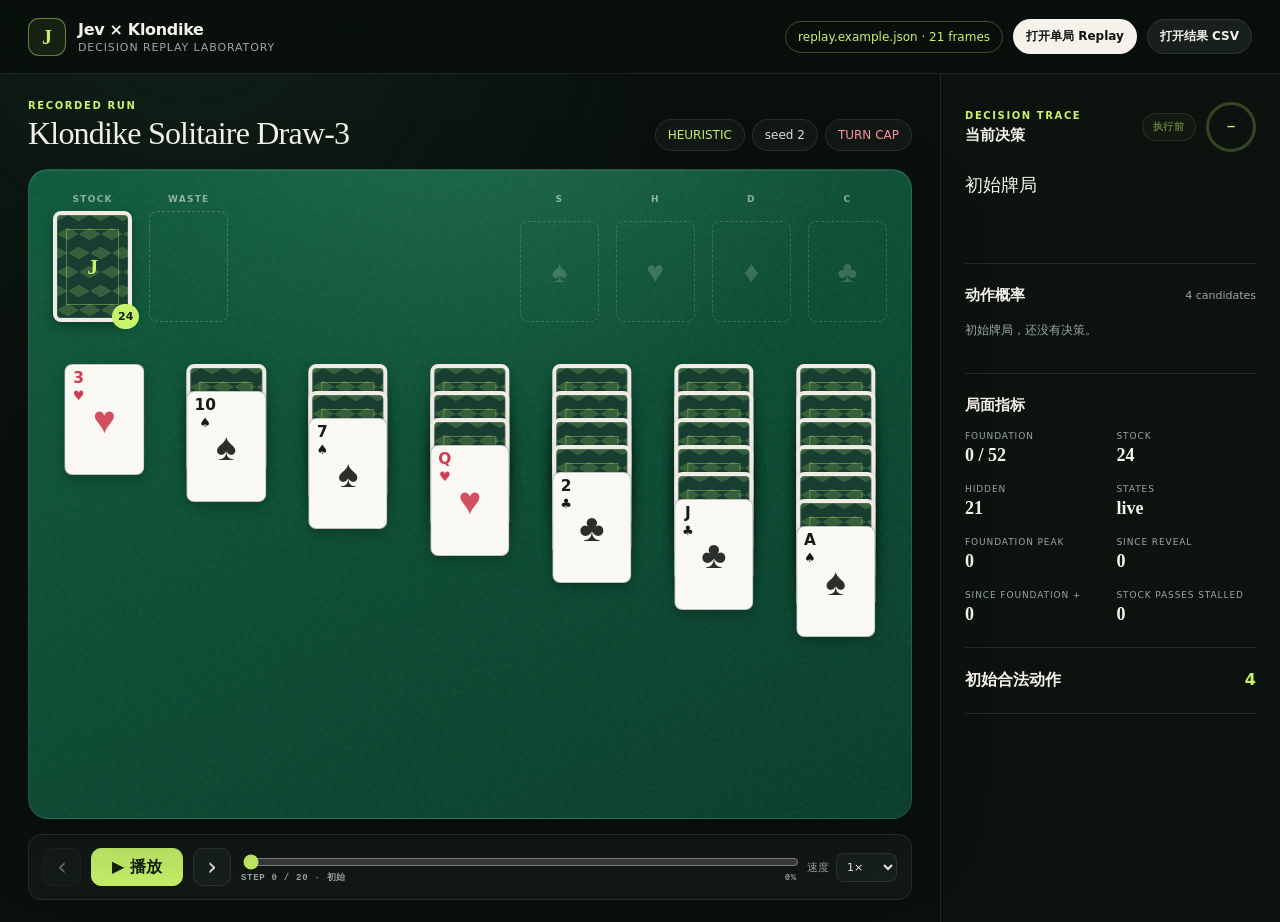
<file: web/index.html>
<!doctype html>
<html lang="zh-CN">
  <head>
    <meta charset="utf-8" />
    <meta name="viewport" content="width=device-width, initial-scale=1" />
    <meta name="color-scheme" content="dark" />
    <title>Jev × Klondike Replay</title>
    <link rel="stylesheet" href="styles.css?v=public-review" />
  </head>
  <body>
    <header class="topbar">
      <a class="brand" href="#" aria-label="Jev Klondike replay home">
        <span class="brand-mark">J</span>
        <span>
          <strong>Jev × Klondike</strong>
          <small>Decision replay laboratory</small>
        </span>
      </a>
      <div class="top-actions">
        <span id="load-status" class="status-pill">等待 replay</span>
        <label class="file-button" for="replay-file">打开单局 Replay</label>
        <input id="replay-file" type="file" accept="application/json,.json" />
        <label class="file-button file-button-secondary" for="summary-file">打开结果 CSV</label>
        <input id="summary-file" type="file" accept="text/csv,.csv" />
      </div>
    </header>

    <main class="app-shell">
      <section class="table-shell" aria-label="Klondike table">
        <div class="table-header">
          <div>
            <p class="eyebrow">Recorded run</p>
            <h1 id="run-title">Klondike Draw‑1</h1>
          </div>
          <div class="run-badges">
            <span id="agent-badge" class="badge badge-agent">—</span>
            <span id="seed-badge" class="badge">seed —</span>
            <span id="result-badge" class="badge">—</span>
          </div>
        </div>

        <div class="felt">
          <div class="top-piles">
            <div class="pile-group draw-piles">
              <div class="pile-wrap">
                <span class="pile-label">STOCK</span>
                <div id="stock" class="card-slot"></div>
              </div>
              <div class="pile-wrap">
                <span class="pile-label">WASTE</span>
                <div id="waste" class="card-slot"></div>
              </div>
            </div>
            <div id="foundations" class="pile-group foundations" aria-label="Foundations"></div>
          </div>

          <div id="tableau" class="tableau" aria-label="Tableau"></div>
          <div class="felt-grain" aria-hidden="true"></div>
        </div>

        <div class="transport" aria-label="Replay controls">
          <button id="previous" class="icon-button" type="button" aria-label="Previous step" disabled>‹</button>
          <button id="play" class="play-button" type="button" disabled>▶ <span>播放</span></button>
          <button id="next" class="icon-button" type="button" aria-label="Next step" disabled>›</button>
          <div class="timeline-wrap">
            <input id="timeline" type="range" min="0" max="0" value="0" aria-label="Replay timeline" />
            <div class="timeline-meta">
              <span id="step-label">STEP 0 / 0</span>
              <span id="progress-label">0%</span>
            </div>
          </div>
          <label class="speed-control">
            <span>速度</span>
            <select id="speed">
              <option value="1600">0.5×</option>
              <option value="800" selected>1×</option>
              <option value="400">2×</option>
              <option value="200">4×</option>
            </select>
          </label>
        </div>
      </section>

      <aside class="inspector" aria-label="Decision inspector">
        <section class="inspector-section decision-card">
          <div class="section-heading">
            <div>
              <p class="eyebrow">Decision trace</p>
              <h2>当前决策</h2>
            </div>
            <div class="decision-status">
              <button id="state-phase" class="phase-button" type="button" aria-pressed="false" disabled>执行前</button>
              <span id="confidence-ring" class="confidence-ring">—</span>
            </div>
          </div>
          <p id="action" class="action-text">载入 replay 后显示动作</p>
          <div id="event-chips" class="event-chips"></div>
          <div id="termination-notice" class="termination-notice" role="status" hidden>
            <strong id="termination-title"></strong>
            <span id="termination-copy"></span>
          </div>
        </section>

        <section class="inspector-section">
          <div class="section-heading compact">
            <h2>动作概率</h2>
            <span id="candidate-count" class="muted">0 candidates</span>
          </div>
          <div id="probabilities" class="probability-list">
            <p class="empty-copy">Jev 的概率分布会显示在这里。</p>
          </div>
        </section>

        <section class="inspector-section metrics-section">
          <div class="section-heading compact">
            <h2>局面指标</h2>
          </div>
          <dl class="metrics-grid">
            <div><dt>Foundation</dt><dd id="foundation-metric">0 / 52</dd></div>
            <div><dt>Stock</dt><dd id="stock-metric">0</dd></div>
            <div><dt>Hidden</dt><dd id="hidden-metric">0</dd></div>
            <div><dt>States</dt><dd id="states-metric">—</dd></div>
            <div><dt>Foundation peak</dt><dd id="foundation-peak-metric">0</dd></div>
            <div><dt>Since reveal</dt><dd id="reveal-age-metric">0</dd></div>
            <div><dt>Since foundation +</dt><dd id="foundation-age-metric">0</dd></div>
            <div><dt>Stock passes stalled</dt><dd id="stock-pass-metric">0</dd></div>
          </dl>
        </section>

        <section class="inspector-section legal-section">
          <button id="legal-toggle" class="legal-toggle" type="button" aria-expanded="false">
            <span id="legal-title">当前合法动作</span><span id="legal-count">0</span>
          </button>
          <ol id="legal-actions" class="legal-actions" hidden></ol>
        </section>
      </aside>
    </main>

    <main id="summary-panel" class="summary-panel" hidden aria-label="Benchmark summary">
      <div class="summary-header">
        <div>
          <p class="eyebrow">Benchmark report</p>
          <h1>Agent 对比结果</h1>
          <p id="summary-description" class="summary-description">支持 benchmark 生成的 summary.csv 和 runs.csv。</p>
        </div>
        <button id="back-to-replay" class="file-button file-button-secondary" type="button">返回 Replay</button>
      </div>
      <div id="summary-cards" class="summary-cards"></div>
      <section class="summary-table-shell" aria-label="Summary metrics table">
        <div class="section-heading compact">
          <h2>完整指标</h2>
          <span id="summary-row-count" class="muted">0 agents</span>
        </div>
        <div class="summary-table-wrap">
          <table id="summary-table" class="summary-table">
            <thead></thead>
            <tbody></tbody>
          </table>
        </div>
      </section>
    </main>

    <div id="drop-overlay" class="drop-overlay" hidden>
      <div><strong>释放文件</strong><span>支持 replay.json、summary.csv 或 runs.csv</span></div>
    </div>

    <script src="app.js?v=public-review" defer></script>
  </body>
</html>
</file>
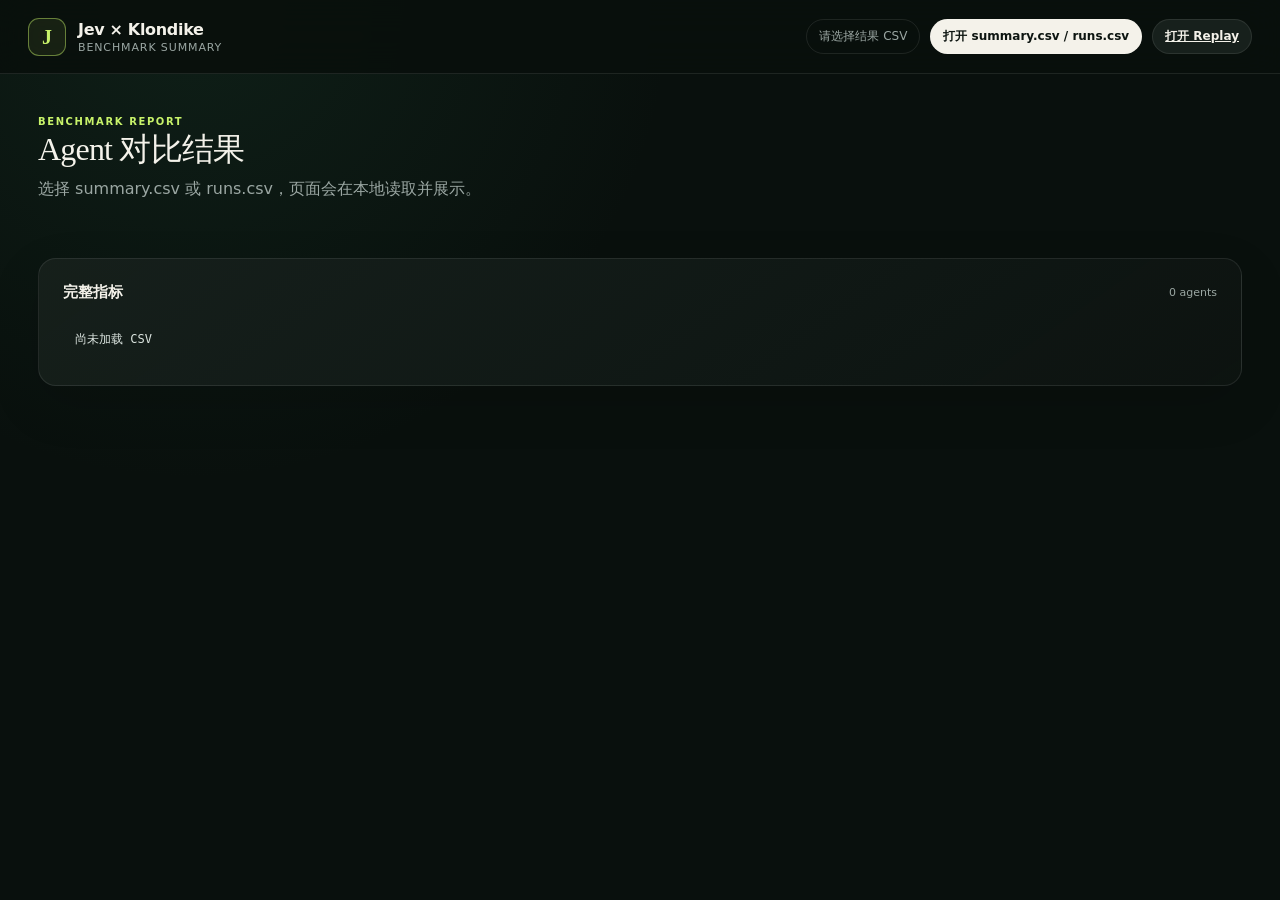
<file: web/summary.html>
<!doctype html>
<html lang="zh-CN">
  <head>
    <meta charset="utf-8" />
    <meta name="viewport" content="width=device-width, initial-scale=1" />
    <meta name="color-scheme" content="dark" />
    <title>Jev × Klondike Benchmark Summary</title>
    <link rel="stylesheet" href="styles.css?v=public-review" />
  </head>
  <body>
    <header class="topbar">
      <a class="brand" href="index.html" aria-label="Jev Klondike replay home">
        <span class="brand-mark">J</span>
        <span><strong>Jev × Klondike</strong><small>Benchmark summary</small></span>
      </a>
      <div class="top-actions">
        <span id="summary-status" class="status-pill">请选择结果 CSV</span>
        <label class="file-button" for="summary-file">打开 summary.csv / runs.csv</label>
        <input id="summary-file" type="file" accept="text/csv,.csv" />
        <a class="file-button file-button-secondary" href="index.html">打开 Replay</a>
      </div>
    </header>
    <main class="summary-panel" aria-label="Benchmark summary">
      <div class="summary-header">
        <div>
          <p class="eyebrow">Benchmark report</p>
          <h1>Agent 对比结果</h1>
          <p id="summary-description" class="summary-description">选择 summary.csv 或 runs.csv，页面会在本地读取并展示。</p>
        </div>
      </div>
      <div id="summary-cards" class="summary-cards"></div>
      <section class="summary-table-shell" aria-label="Summary metrics table">
        <div class="section-heading compact"><h2>完整指标</h2><span id="summary-row-count" class="muted">0 agents</span></div>
        <div class="summary-table-wrap">
          <table id="summary-table" class="summary-table">
            <thead></thead>
            <tbody><tr><td class="summary-empty" colspan="15">尚未加载 CSV</td></tr></tbody>
          </table>
        </div>
      </section>
    </main>
    <script src="summary.js?v=3" defer></script>
  </body>
</html>
</file>
<file: web/styles.css>
:root {
  --ink: #f4f2ea;
  --muted: #9ba7a3;
  --panel: #111815;
  --panel-2: #17201c;
  --line: rgba(255, 255, 255, 0.09);
  --felt: #0d5a3b;
  --felt-deep: #073c29;
  --lime: #c8f36a;
  --gold: #f4c76b;
  --red: #ce3d4f;
  --black-card: #17201c;
  --card-w: clamp(58px, 6.2vw, 88px);
  --card-h: calc(var(--card-w) * 1.4);
  font-family: Inter, ui-sans-serif, system-ui, -apple-system, BlinkMacSystemFont, "Segoe UI", sans-serif;
  color: var(--ink);
  background: #09100d;
}

* { box-sizing: border-box; }
[hidden] { display: none !important; }

body {
  margin: 0;
  min-width: 320px;
  min-height: 100vh;
  background:
    radial-gradient(circle at 15% 0%, rgba(37, 92, 66, 0.2), transparent 30rem),
    #09100d;
}

button, input, select { font: inherit; }
button, label, select, input[type="range"] { cursor: pointer; }

.topbar {
  height: 74px;
  display: flex;
  align-items: center;
  justify-content: space-between;
  padding: 0 28px;
  border-bottom: 1px solid var(--line);
  background: rgba(9, 16, 13, 0.92);
  backdrop-filter: blur(18px);
  position: sticky;
  top: 0;
  z-index: 20;
}

.brand {
  display: flex;
  align-items: center;
  gap: 12px;
  color: inherit;
  text-decoration: none;
}

.brand-mark {
  width: 38px;
  height: 38px;
  display: grid;
  place-items: center;
  border: 1px solid rgba(200, 243, 106, 0.45);
  border-radius: 11px;
  color: var(--lime);
  background: rgba(200, 243, 106, 0.08);
  font: 700 20px/1 Georgia, serif;
}

.brand strong, .brand small { display: block; }
.brand strong { letter-spacing: -0.02em; }
.brand small { color: var(--muted); font-size: 11px; margin-top: 2px; letter-spacing: 0.08em; text-transform: uppercase; }
.top-actions { display: flex; align-items: center; gap: 10px; }
.status-pill, .file-button, .badge {
  border: 1px solid var(--line);
  border-radius: 999px;
  padding: 8px 12px;
  font-size: 12px;
}
.status-pill { color: var(--muted); }
.status-pill.ready { color: var(--lime); border-color: rgba(200, 243, 106, 0.28); }
.file-button { background: var(--ink); color: #0d1511; font-weight: 700; }
.file-button-secondary { color: var(--ink); background: var(--panel-2); }
#replay-file { display: none; }
#summary-file { display: none; }

.app-shell {
  display: grid;
  grid-template-columns: minmax(680px, 1fr) 340px;
  max-width: 1600px;
  min-height: calc(100vh - 74px);
  margin: 0 auto;
}

.table-shell { padding: 26px 28px 22px; min-width: 0; }
.table-header { display: flex; align-items: end; justify-content: space-between; gap: 20px; margin-bottom: 18px; }
.eyebrow { color: var(--lime); margin: 0 0 5px; font-size: 10px; font-weight: 800; letter-spacing: 0.16em; text-transform: uppercase; }
h1, h2, p { margin-top: 0; }
h1 { margin-bottom: 0; font: 500 clamp(23px, 2.5vw, 34px)/1.1 Georgia, serif; letter-spacing: -0.025em; }
h2 { margin-bottom: 0; font-size: 15px; }
.run-badges { display: flex; flex-wrap: wrap; justify-content: flex-end; gap: 7px; }
.badge { color: #dbe3df; background: rgba(255, 255, 255, 0.035); }
.badge-agent { color: var(--lime); }
.badge.win { color: var(--lime); }
.badge.loss { color: #ff939f; }

.felt {
  min-height: 650px;
  padding: 24px;
  position: relative;
  overflow: hidden;
  border: 1px solid rgba(255, 255, 255, 0.11);
  border-radius: 20px;
  background:
    radial-gradient(circle at 50% -20%, rgba(93, 193, 135, 0.2), transparent 45%),
    linear-gradient(155deg, var(--felt), var(--felt-deep));
  box-shadow: inset 0 1px 0 rgba(255,255,255,.08), 0 28px 80px rgba(0,0,0,.2);
}

.felt-grain {
  position: absolute;
  inset: 0;
  opacity: 0.08;
  pointer-events: none;
  background-image: url("data:image/svg+xml,%3Csvg viewBox='0 0 180 180' xmlns='http://www.w3.org/2000/svg'%3E%3Cfilter id='n'%3E%3CfeTurbulence type='fractalNoise' baseFrequency='.9' numOctaves='3' stitchTiles='stitch'/%3E%3C/filter%3E%3Crect width='100%25' height='100%25' filter='url(%23n)' opacity='.8'/%3E%3C/svg%3E");
}

.top-piles { display: flex; justify-content: space-between; position: relative; z-index: 2; }
.pile-group { display: flex; gap: clamp(8px, 1.3vw, 18px); }
.pile-wrap { position: relative; }
.pile-label { display: block; margin-bottom: 7px; color: rgba(255,255,255,.52); font-size: 9px; font-weight: 800; letter-spacing: .14em; text-align: center; }
.card-slot { width: var(--card-w); height: var(--card-h); position: relative; }
.foundations .pile-wrap::after {
  content: attr(data-suit);
  position: absolute;
  inset: 27px 0 0;
  display: grid;
  place-items: center;
  color: rgba(255,255,255,.18);
  font: 30px Georgia, serif;
  border: 1px dashed rgba(255,255,255,.16);
  border-radius: 8px;
}
.foundations .pile-wrap:has(.card)::after { display: none; }
.foundations .empty-slot { visibility: hidden; }

.tableau {
  display: grid;
  grid-template-columns: repeat(7, minmax(0, 1fr));
  gap: clamp(7px, 1.5vw, 22px);
  margin-top: 42px;
  position: relative;
  z-index: 3;
}
.tableau-column { min-width: 0; min-height: 380px; position: relative; }

.card {
  width: var(--card-w);
  height: var(--card-h);
  border-radius: 8px;
  position: relative;
  overflow: hidden;
  color: #151a17;
  background: #f9f8f3;
  border: 1px solid rgba(16, 28, 21, 0.25);
  box-shadow: 0 5px 12px rgba(0,0,0,.22), inset 0 0 0 1px rgba(255,255,255,.7);
  user-select: none;
}
.card.red { color: var(--red); }
.card-corner { position: absolute; top: 7px; left: 7px; display: flex; flex-direction: column; align-items: center; font-weight: 800; font-size: clamp(12px, 1.2vw, 17px); line-height: .9; }
.card-corner .suit { font-size: .85em; margin-top: 4px; }
.card-center { position: absolute; inset: 0; display: grid; place-items: center; font: clamp(24px, 3vw, 41px)/1 Georgia, serif; opacity: .9; }
.card.back {
  border: 4px solid #eeece4;
  background-color: #183e31;
  background-image:
    linear-gradient(30deg, rgba(200,243,106,.19) 12%, transparent 12.5%, transparent 87%, rgba(200,243,106,.19) 87.5%),
    linear-gradient(150deg, rgba(200,243,106,.19) 12%, transparent 12.5%, transparent 87%, rgba(200,243,106,.19) 87.5%),
    linear-gradient(30deg, rgba(200,243,106,.19) 12%, transparent 12.5%, transparent 87%, rgba(200,243,106,.19) 87.5%),
    linear-gradient(150deg, rgba(200,243,106,.19) 12%, transparent 12.5%, transparent 87%, rgba(200,243,106,.19) 87.5%);
  background-size: 22px 38px;
  background-position: 0 0, 0 0, 11px 19px, 11px 19px;
  box-shadow: 0 5px 12px rgba(0,0,0,.28), inset 0 0 0 1px rgba(255,255,255,.12);
}
.card.back::after { content: "J"; position: absolute; inset: 13%; display: grid; place-items: center; border: 1px solid rgba(200,243,106,.36); color: var(--lime); font: 700 22px Georgia,serif; }
.stock-count { position: absolute; right: -7px; bottom: -7px; min-width: 25px; height: 25px; display: grid; place-items: center; padding: 0 6px; border-radius: 999px; background: var(--lime); color: #122016; font-size: 11px; font-weight: 900; z-index: 4; }
.waste-fan-slot { width: calc(var(--card-w) + 42px); }
.waste-fan-card { position: absolute; left: calc(var(--fan-index) * 21px); top: 0; }
.waste-fan-card.playable-card { box-shadow: 0 5px 12px rgba(0,0,0,.22), 0 0 0 2px rgba(200,243,106,.34); }
.tableau-card { position: absolute; left: 50%; top: calc(var(--i) * 27px); transform: translateX(-50%); }
.tableau-card.back + .tableau-card { }
.empty-slot { width: var(--card-w); height: var(--card-h); margin: 0 auto; border: 1px dashed rgba(255,255,255,.2); border-radius: 8px; }

.transport {
  display: flex;
  align-items: center;
  gap: 10px;
  margin-top: 15px;
  padding: 13px 14px;
  border: 1px solid var(--line);
  border-radius: 14px;
  background: var(--panel);
}
.icon-button, .play-button {
  height: 38px;
  border: 1px solid var(--line);
  color: var(--ink);
  background: var(--panel-2);
  border-radius: 10px;
}
.icon-button { width: 38px; font-size: 24px; line-height: 1; }
.play-button { min-width: 92px; padding: 0 15px; color: #122016; background: var(--lime); border-color: var(--lime); font-weight: 800; }
button:disabled { cursor: not-allowed; opacity: .38; }
.timeline-wrap { flex: 1; min-width: 100px; }
#timeline { width: 100%; accent-color: var(--lime); }
.timeline-meta { display: flex; justify-content: space-between; color: var(--muted); font: 700 9px/1 monospace; letter-spacing: .08em; }
.speed-control { display: flex; align-items: center; gap: 7px; color: var(--muted); font-size: 11px; }
.speed-control select { color: var(--ink); border: 1px solid var(--line); border-radius: 8px; padding: 6px; background: var(--panel-2); }

.inspector {
  border-left: 1px solid var(--line);
  background: rgba(13, 20, 17, .7);
  padding: 28px 24px;
}
.inspector-section { padding: 22px 0; border-bottom: 1px solid var(--line); }
.inspector-section:first-child { padding-top: 0; }
.section-heading { display: flex; align-items: center; justify-content: space-between; gap: 14px; }
.section-heading.compact { margin-bottom: 16px; }
.confidence-ring {
  width: 50px;
  height: 50px;
  flex: 0 0 auto;
  display: grid;
  place-items: center;
  border-radius: 50%;
  border: 3px solid rgba(200,243,106,.22);
  color: var(--lime);
  font: 800 12px/1 monospace;
}
.action-text { min-height: 55px; margin: 20px 0 14px; color: #f6f5ef; font: 500 18px/1.45 Georgia, serif; }
.event-chips { display: flex; flex-wrap: wrap; gap: 6px; }
.event-chip { padding: 6px 9px; border-radius: 6px; color: var(--gold); background: rgba(244,199,107,.09); font-size: 10px; font-weight: 800; letter-spacing: .03em; }
.termination-notice { margin-top: 14px; padding: 12px 13px; border: 1px solid rgba(244,199,107,.28); border-radius: 10px; background: rgba(244,199,107,.08); }
.termination-notice strong, .termination-notice span { display: block; }
.termination-notice strong { color: var(--gold); font-size: 12px; }
.termination-notice span { margin-top: 5px; color: #d7ded9; font-size: 11px; line-height: 1.55; }
.termination-notice[data-reason="win"] { border-color: rgba(200,243,106,.3); background: rgba(200,243,106,.08); }
.termination-notice[data-reason="win"] strong { color: var(--lime); }
.termination-notice[data-reason="agent_error"] { border-color: rgba(255,147,159,.32); background: rgba(255,147,159,.08); }
.termination-notice[data-reason="agent_error"] strong { color: #ff939f; }
.muted, .empty-copy { color: var(--muted); }
.muted { font-size: 11px; }
.empty-copy { font-size: 12px; line-height: 1.5; }
.probability-list { display: grid; gap: 12px; }
.probability-row { display: grid; grid-template-columns: 1fr auto; gap: 5px 10px; }
.probability-name { white-space: nowrap; overflow: hidden; text-overflow: ellipsis; font-size: 11px; }
.probability-value { color: var(--lime); font: 700 10px monospace; }
.probability-track { grid-column: 1 / -1; height: 3px; overflow: hidden; border-radius: 4px; background: rgba(255,255,255,.08); }
.probability-fill { height: 100%; width: var(--p); background: linear-gradient(90deg, #6ca56c, var(--lime)); }

.metrics-grid { display: grid; grid-template-columns: 1fr 1fr; gap: 18px 12px; margin: 0; }
.metrics-grid div { min-width: 0; }
.metrics-grid dt { color: var(--muted); font-size: 9px; letter-spacing: .1em; text-transform: uppercase; }
.metrics-grid dd { margin: 4px 0 0; font: 600 18px Georgia,serif; }
.legal-toggle { width: 100%; display: flex; justify-content: space-between; padding: 0; border: 0; color: var(--ink); background: transparent; font-weight: 700; }
.legal-toggle span:last-child { color: var(--lime); }
.legal-actions { max-height: 230px; overflow: auto; margin: 15px 0 0; padding-left: 25px; color: var(--muted); font-size: 11px; line-height: 1.5; }
.legal-actions li { padding: 4px 0; }

.summary-panel {
  max-width: 1600px;
  min-height: calc(100vh - 74px);
  margin: 0 auto;
  padding: 42px 38px 64px;
}
.summary-header {
  display: flex;
  align-items: end;
  justify-content: space-between;
  gap: 24px;
  margin-bottom: 30px;
}
.summary-description { margin: 12px 0 0; color: var(--muted); }
.summary-cards {
  display: grid;
  grid-template-columns: repeat(auto-fit, minmax(250px, 1fr));
  gap: 16px;
  margin-bottom: 28px;
}
.summary-agent-card, .summary-table-shell {
  border: 1px solid var(--line);
  border-radius: 18px;
  background: linear-gradient(145deg, rgba(23,32,28,.95), rgba(13,20,17,.88));
  box-shadow: 0 18px 50px rgba(0,0,0,.14);
}
.summary-agent-card { padding: 20px; }
.summary-agent-heading { display: flex; align-items: center; justify-content: space-between; gap: 12px; }
.summary-agent-heading h2 { color: var(--lime); letter-spacing: .08em; }
.summary-result { color: var(--muted); font: 700 11px monospace; }
.summary-result.positive { color: var(--lime); }
.summary-win-bar { height: 7px; margin: 18px 0 20px; overflow: hidden; border-radius: 99px; background: rgba(255,255,255,.08); }
.summary-win-bar div { height: 100%; border-radius: inherit; background: linear-gradient(90deg, #6ca56c, var(--lime)); }
.summary-metrics-grid { display: grid; grid-template-columns: 1fr 1fr; gap: 16px 12px; }
.summary-metric-label { display: block; color: var(--muted); font-size: 10px; letter-spacing: .07em; text-transform: uppercase; }
.summary-metric strong { display: block; margin-top: 4px; color: var(--ink); font: 600 17px Georgia, serif; }
.summary-table-shell { padding: 24px; overflow: hidden; }
.summary-table-wrap { overflow-x: auto; }
.summary-table { width: 100%; min-width: 900px; border-collapse: collapse; }
.summary-table th, .summary-table td { padding: 13px 12px; border-bottom: 1px solid var(--line); text-align: right; white-space: nowrap; }
.summary-table th { color: var(--muted); font-size: 10px; letter-spacing: .08em; text-transform: uppercase; }
.summary-table th:first-child, .summary-table td:first-child { text-align: left; }
.summary-table td { color: #dce5e0; font: 500 12px monospace; }
.summary-table tbody tr:last-child td { border-bottom: 0; }
.summary-table tbody tr:hover { background: rgba(200,243,106,.04); }

.drop-overlay { position: fixed; inset: 0; z-index: 99; place-items: center; background: rgba(5,12,9,.88); backdrop-filter: blur(10px); }
.drop-overlay:not([hidden]) { display: grid; }
.drop-overlay div { width: min(380px, 80vw); padding: 50px; border: 2px dashed rgba(200,243,106,.55); border-radius: 20px; text-align: center; }
.drop-overlay strong, .drop-overlay span { display: block; }
.drop-overlay strong { color: var(--lime); font: 500 28px Georgia,serif; }
.drop-overlay span { margin-top: 8px; color: var(--muted); }

.decision-status { display: flex; align-items: center; gap: 10px; }
.phase-button {
  border: 1px solid rgba(200,243,106,.25);
  border-radius: 999px;
  padding: 6px 10px;
  background: rgba(200,243,106,.06);
  color: var(--lime);
  font: 700 10px monospace;
  letter-spacing: .08em;
  cursor: pointer;
}
.phase-button[aria-pressed="true"] { background: rgba(200,243,106,.16); }
.phase-button:disabled { cursor: default; opacity: .45; }

@media (max-width: 1050px) {
  .app-shell { grid-template-columns: 1fr; }
  .inspector { border-left: 0; border-top: 1px solid var(--line); display: grid; grid-template-columns: 1fr 1fr; gap: 0 24px; }
  .felt { min-height: 600px; }
}

@media (max-width: 720px) {
  :root { --card-w: clamp(39px, 11vw, 68px); }
  .topbar { height: auto; padding: 13px 15px; }
  .status-pill { display: none; }
  .file-button { font-size: 10px; }
  .app-shell { min-height: calc(100vh - 65px); }
  .table-shell { padding: 18px 12px; }
  .table-header { align-items: start; flex-direction: column; }
  .run-badges { justify-content: flex-start; }
  .felt { padding: 13px; min-height: 500px; border-radius: 14px; }
  .tableau { gap: 3px; margin-top: 28px; }
  .tableau-card { top: calc(var(--i) * 20px); }
  .transport { flex-wrap: wrap; }
  .timeline-wrap { order: 3; flex-basis: 100%; }
  .speed-control { margin-left: auto; }
  .inspector { display: block; padding: 24px 18px; }
  .top-actions { flex-wrap: wrap; justify-content: flex-end; }
  .summary-panel { padding: 28px 16px 48px; }
  .summary-header { align-items: start; flex-direction: column; }
}
</file>
